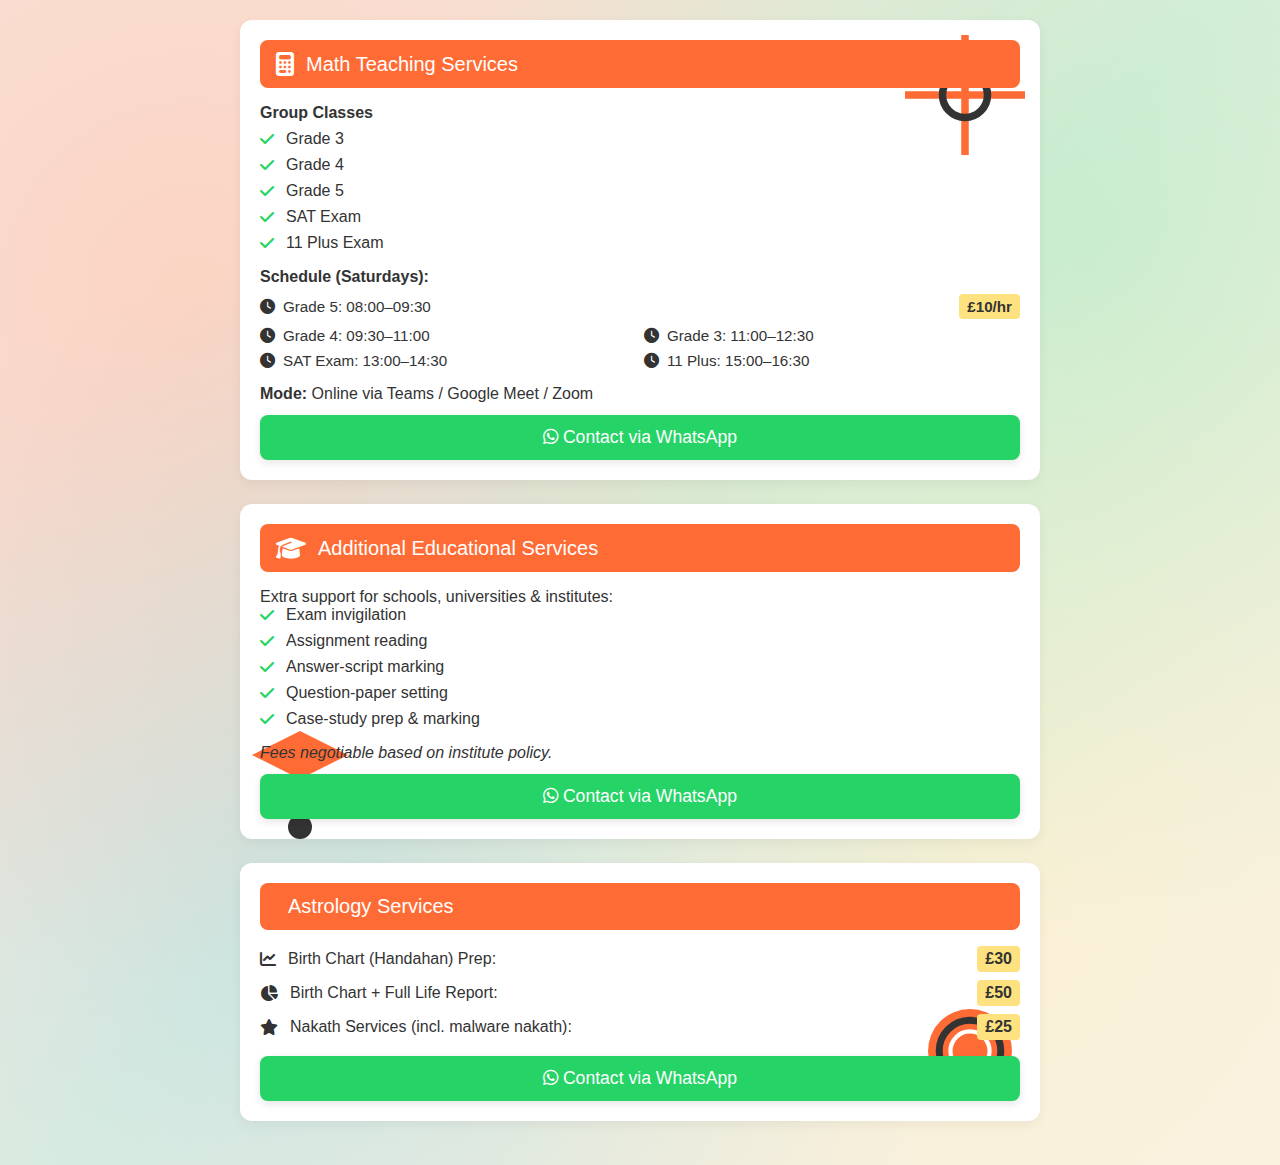
<file: add.html>
<!DOCTYPE html>
<html lang="en">
<head>
    <meta charset="UTF-8">
    <meta name="viewport" content="width=device-width, initial-scale=1.0">
    <title>Services Flyer</title>
    <!-- Font Awesome -->
    <link rel="stylesheet" href="https://cdnjs.cloudflare.com/ajax/libs/font-awesome/6.4.0/css/all.min.css" />
    <style>
        :root {
            --orange: #FF6B35;
            --dark: #333333;
            --green: #25D366;
            --background: #f9f4ef;
            --white: #ffffff;
            /* SVG Data URIs for section patterns */
            --pattern-math: url("data:image/svg+xml,%3Csvg width='100' height='100' viewBox='0 0 10 10' xmlns='http://www.w3.org/2000/svg'%3E%3Crect width='10' height='10' fill='none'/%3E%3Cpath d='M1 5h8M5 1v8' stroke='%23FF6B35' stroke-width='0.5'/%3E%3Ccircle cx='5' cy='5' r='1.5' stroke='%23333333' stroke-width='0.5' fill='none'/%3E%3C/svg%3E");
            --pattern-edu: url("data:image/svg+xml,%3Csvg width='100' height='100' viewBox='0 0 10 10' xmlns='http://www.w3.org/2000/svg'%3E%3Cpolygon points='5,1 9,3 5,5 1,3' fill='%23FF6B35'/%3E%3Cline x1='5' y1='5' x2='5' y2='9' stroke='%23333333' stroke-width='0.5'/%3E%3Ccircle cx='5' cy='9' r='1' fill='%23333333'/%3E%3C/svg%3E");
            --pattern-astro: url("data:image/svg+xml,%3Csvg width='100' height='100' viewBox='0 0 10 10' xmlns='http://www.w3.org/2000/svg'%3E%3Ccircle cx='5' cy='5' r='3' fill='%23FF6B35'/%3E%3Ccircle cx='5' cy='5' r='2.2' fill='none' stroke='%23333333' stroke-width='0.5'/%3E%3Ccircle cx='5' cy='5' r='1.4' fill='none' stroke='%23FFFFFF' stroke-width='0.3'/%3E%3C/svg%3E");
        }
        * { box-sizing: border-box; margin: 0; padding: 0; }
        body {
            font-family: 'Segoe UI', Tahoma, Geneva, Verdana, sans-serif;
            /* Abstract organic background */
            background-color: var(--background);
            background-image:
                    radial-gradient(circle at 15% 25%, rgba(255,107,53,0.15) 0%, transparent 50%),
                    radial-gradient(circle at 85% 20%, rgba(37,211,102,0.15) 0%, transparent 50%),
                    radial-gradient(circle at 25% 80%, rgba(52,152,219,0.15) 0%, transparent 50%),
                    radial-gradient(circle at 75% 75%, rgba(255,226,128,0.15) 0%, transparent 50%),
                    linear-gradient(135deg, rgba(255,107,53,0.1) 20%, rgba(37,211,102,0.1) 50%, rgba(255,226,128,0.1) 80%);
            background-size: cover;
            background-repeat: no-repeat;
            padding: 20px;
            color: var(--dark);
        }
        .container {
            max-width: 800px;
            margin: auto;
        }
        .section {
            position: relative;
            background: var(--white);
            border-radius: 12px;
            padding: 20px;
            margin-bottom: 24px;
            box-shadow: 0 4px 12px rgba(0,0,0,0.05);
            overflow: hidden;
        }
        .math { background: var(--white) var(--pattern-math) top right / 150px no-repeat; }
        .edu  { background: var(--white) var(--pattern-edu) bottom left / 120px no-repeat; }
        .astro{ background: var(--white) var(--pattern-astro) bottom right / 140px no-repeat; }
        .section-header {
            display: flex; align-items: center; gap: 12px;
            background: var(--orange);
            color: var(--white);
            padding: 12px 16px;
            border-radius: 8px;
            font-size: 1.25rem;
            margin-bottom: 16px;
        }
        .section-header i { font-size: 1.5rem; }
        .list { list-style: none; margin-bottom: 16px; }
        .list li {
            margin-bottom: 8px;
            display: flex;
            align-items: center;
            gap: 12px;
            font-size: 1rem;
        }
        .list li i.check { color: var(--green); }
        .list li i.clock { color: var(--orange); }
        .subheader { font-weight: 600; margin-bottom: 8px; }
        .schedule {
            display: grid;
            grid-template-columns: 1fr 1fr;
            gap: 8px;
            margin-bottom: 16px;
        }
        .schedule div {
            display: flex;
            align-items: center;
            gap: 8px;
            font-size: 0.95rem;
        }
        .price-tag {
            display: inline-block;
            background: #FFE280;
            color: var(--dark);
            padding: 4px 8px;
            border-radius: 4px;
            font-weight: 600;
            margin-left: auto;
        }
        .cta {
            display: block;
            text-align: center;
            background: var(--green);
            color: var(--white);
            text-decoration: none;
            font-size: 1.1rem;
            padding: 12px 0;
            border-radius: 8px;
            margin-top: 12px;
            box-shadow: 0 3px 8px rgba(0,0,0,0.1);
        }
        @media (max-width: 600px) {
            .schedule { grid-template-columns: 1fr; }
        }
    </style>
</head>
<body>
<div class="container">
    <!-- Math Teaching Services -->
    <div class="section math">
        <div class="section-header">
            <i class="fas fa-calculator"></i><span>Math Teaching Services</span>
        </div>
        <div class="subheader">Group Classes</div>
        <ul class="list">
            <li><i class="fas fa-check check"></i>Grade 3</li>
            <li><i class="fas fa-check check"></i>Grade 4</li>
            <li><i class="fas fa-check check"></i>Grade 5</li>
            <li><i class="fas fa-check check"></i>SAT Exam</li>
            <li><i class="fas fa-check check"></i>11 Plus Exam</li>
        </ul>
        <div class="subheader">Schedule (Saturdays):</div>
        <div class="schedule">
            <div><i class="fas fa-clock clock"></i>Grade 5: 08:00–09:30</div>
            <div class="price-tag">£10/hr</div>
            <div><i class="fas fa-clock clock"></i>Grade 4: 09:30–11:00</div>
            <div><i class="fas fa-clock clock"></i>Grade 3: 11:00–12:30</div>
            <div><i class="fas fa-clock clock"></i>SAT Exam: 13:00–14:30</div>
            <div><i class="fas fa-clock clock"></i>11 Plus: 15:00–16:30</div>
        </div>
        <p><strong>Mode:</strong> Online via Teams / Google Meet / Zoom</p>
        <a href="#" class="cta"><i class="fab fa-whatsapp"></i> Contact via WhatsApp</a>
    </div>
    <!-- Additional Educational Services -->
    <div class="section edu">
        <div class="section-header">
            <i class="fas fa-graduation-cap"></i><span>Additional Educational Services</span>
        </div>
        <p>Extra support for schools, universities & institutes:</p>
        <ul class="list">
            <li><i class="fas fa-check check"></i>Exam invigilation</li>
            <li><i class="fas fa-check check"></i>Assignment reading</li>
            <li><i class="fas fa-check check"></i>Answer-script marking</li>
            <li><i class="fas fa-check check"></i>Question-paper setting</li>
            <li><i class="fas fa-check check"></i>Case-study prep & marking</li>
        </ul>
        <p><em>Fees negotiable based on institute policy.</em></p>
        <a href="#" class="cta"><i class="fab fa-whatsapp"></i> Contact via WhatsApp</a>
    </div>
    <!-- Astrology Services -->
    <div class="section astro">
        <div class="section-header">
            <i class="fas fa-crystal-ball"></i><span>Astrology Services</span>
        </div>
        <ul class="list">
            <li><i class="fas fa-chart-line"></i>Birth Chart (Handahan) Prep: <span class="price-tag">£30</span></li>
            <li><i class="fas fa-chart-pie"></i>Birth Chart + Full Life Report: <span class="price-tag">£50</span></li>
            <li><i class="fas fa-star"></i>Nakath Services (incl. malware nakath): <span class="price-tag">£25</span></li>
        </ul>
        <a href="#" class="cta"><i class="fab fa-whatsapp"></i> Contact via WhatsApp</a>
    </div>
</div>
</body>
</html>
</file>
